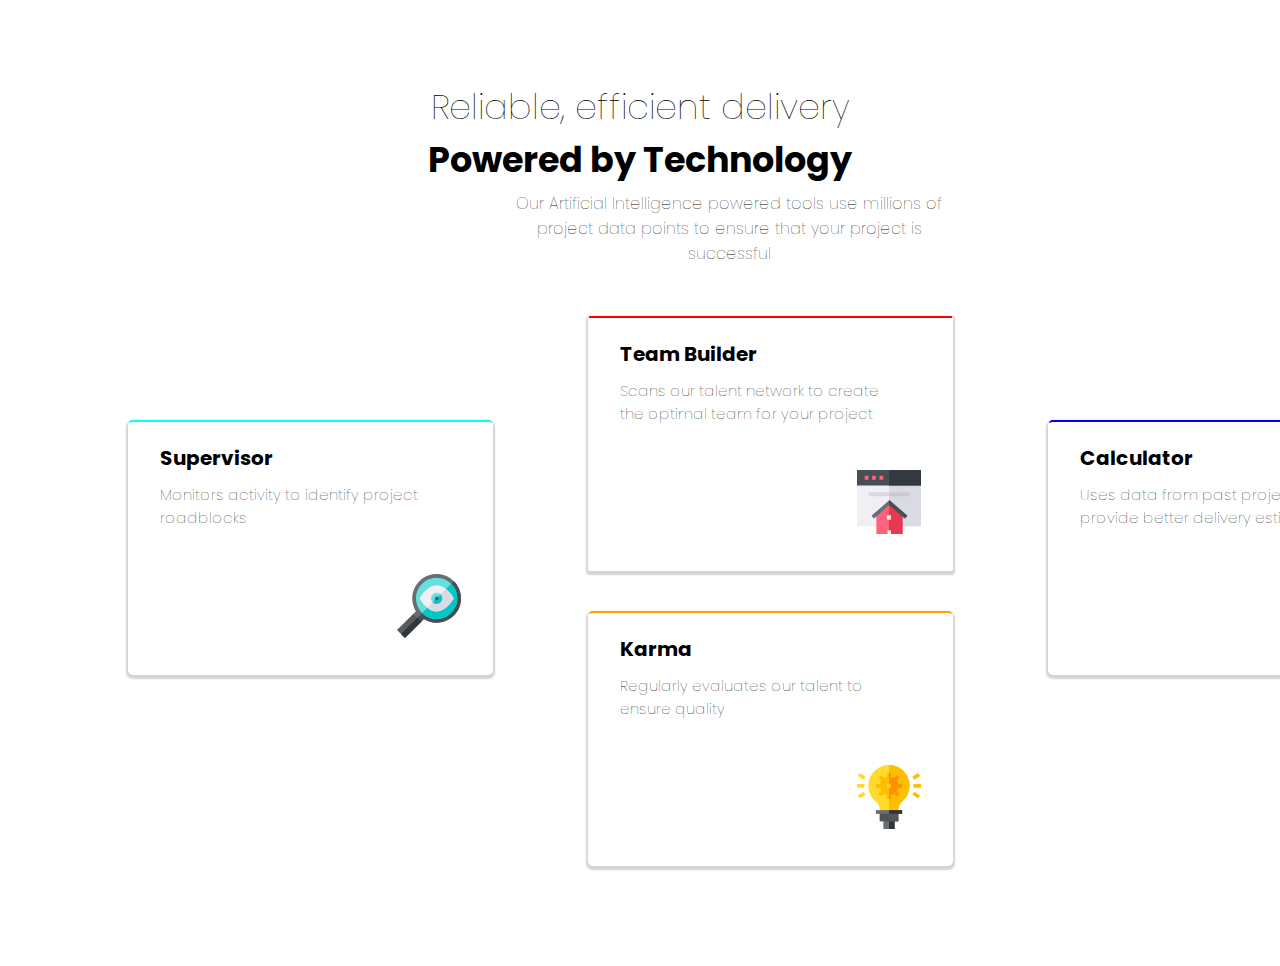
<file: fourcard_FM/index.html>
<!DOCTYPE html>
<html lang="en" dir="ltr">
  <head>
    <meta charset="UTF-8">
    <meta name="viewport" content="width=device-width, initial-scale=1.0">
    <title>Frontend Mentor | Four card feature section</title>

    <link rel="stylesheet" href="style.css">
    <link href="https://fonts.googleapis.com/css2?family=Poppins:wght@200;400;600&display=swap" rel="stylesheet">
    <link rel="icon" type="image/png" sizes="32x32" href="./images/favicon-32x32.png">

  </head>
  <body>
     <p class="w4"> Reliable, efficient delivery </p>
     <p class="w6"> Powered by Technology </p>

    <p class="w2"> Our Artificial Intelligence powered tools use millions of project data
     points to ensure that your project is successful </p>

    <div class="blue">
    <p class="hdr">Supervisor</p>
    <p class="b">Monitors activity to identify project roadblocks</p>
    <img class="icon" src="images/icon-supervisor.svg" alt="not avaliable">
    </div>

    <div class=red>
    <p class="hdr1">Team Builder</p>
    <p class="b">Scans our talent network to create the optimal team for your project</p>
    <img class="icon" src="images/icon-team-builder.svg" alt="not avaliable">
    </div>

    <div class="ylw">
    <p class="hdr2">Karma</p>
    <p class="b">Regularly evaluates our talent to ensure quality</p>
    <img class="icon" src="images/icon-karma.svg" alt="not avaliable">
    </div>

    <div class="ble">
    <p class="hdr3">Calculator</p>
    <p class="b">Uses data from past projects to provide better delivery estimates</p>
    <img class="icon" src="images/icon-calculator.svg" alt="not avaliable">
    </div>

  </body>
</html>
</file>
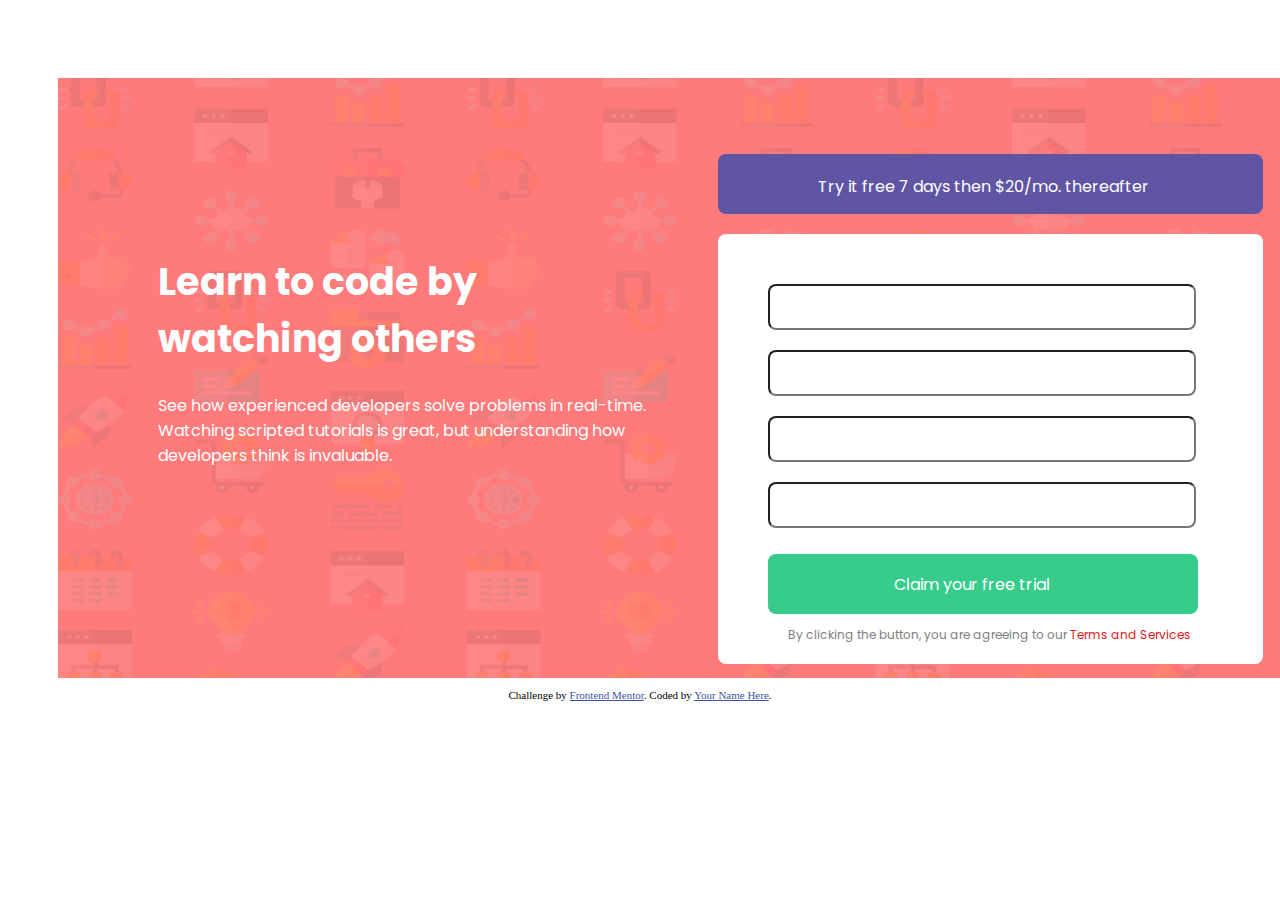
<file: intro-component-with-signup-form-master/index.html>
<!DOCTYPE html>
<html lang="en">
<head>
  <meta charset="UTF-8">
  <meta name="viewport" content="width=device-width, initial-scale=1.0"> <!-- displays site properly based on user's device -->

  <link rel="icon" type="image/png" sizes="32x32" href="./images/favicon-32x32.png">
  <link rel="stylesheet" href="style.css">
  <title>Frontend Mentor | Intro component with sign up form</title>

  <link rel="preconnect" href="https://fonts.gstatic.com">
  <link href="https://fonts.googleapis.com/css2?family=Poppins:ital,wght@0,100;0,200;0,300;0,400;0,500;0,600;0,700;0,800;0,900;1,100;1,200;1,300;1,400;1,500;1,600;1,700;1,800;1,900&display=swap" rel="stylesheet">

  <style>
    .attribution { font-size: 11px; text-align: center; }
    .attribution a { color: hsl(228, 45%, 44%); }
  </style>
</head>
<body>
   <img class="bgimg" src="images/bg-intro-desktop.png">
 <div class="div">
     
      <div class="content">
        <h1>Learn to code by watching others</h1>

        <p>See how experienced developers solve problems in real-time. Watching scripted tutorials is great, 
        but understanding how developers think is invaluable.</p>
      </div> 


      <div class="content2">
        <div class="purple-div"><p>Try it free 7 days then $20/mo. thereafter</p></div>

        <div class="info">
          <input type="text-align" name="First Name">
          <input type="text-align" name="Last Name">
          <input type="text-align" name="Email Address">
          <input type="text-align" name="Password">
          <div class="trial"><p>Claim your free trial </p></div>
          <div class="terms-service"><small>By clicking the button, you are agreeing to our <p class="red">Terms and Services</p></small></div>
        </div>

          </div>
        
 </div>
 
  
  <footer>
    <p class="attribution">
      Challenge by <a href="https://www.frontendmentor.io?ref=challenge" target="_blank">Frontend Mentor</a>. 
      Coded by <a href="#">Your Name Here</a>.
    </p>
  </footer>
</body>
</html>
</file>
<file: fourcard_FM/style.css>
body{
  position:relative;
  height:100%;
}
.w4{
  font-size: 35px;
  font-family: 'Poppins', sans-serif;
  font-weight: lighter;
  margin:80px 0px 0px 0px;
  text-align: center;
}
.w6{
  font-size: 35px;
  font-family: 'Poppins', sans-serif;
  font-weight:bold;
  margin:0px;
  text-align: center;

}
.w2{
  font-size: 20pxpx;
  font-family: 'Poppins', sans-serif;
  font-weight:lighter;
  text-align: center;
  margin-left: 500px;
  width:35%;
  margin-top:5px;
}
.hdr{
  font-family: 'Poppins', sans-serif;
  font-weight: bolder;
  margin-top: 10px;
  margin-left: 20px;
  margin-bottom: 10px;
  font-size: 20px;


}
.hdr1{
  font-family: 'Poppins', sans-serif;
  font-weight: bolder;
  margin-top: 10px;
  margin-left: 20px;
  margin-bottom: 10px;
  font-size: 20px;

}
.hdr2{
  font-family: 'Poppins', sans-serif;
  font-weight: bolder;
  margin-top: 10px;
  margin-left: 20px;
  margin-bottom: 10px;
  font-size: 20px;

}
.hdr3{
  font-family: 'Poppins', sans-serif;
  font-weight: bolder;
  margin-top: 10px;
  margin-left: 20px;
  margin-bottom: 10px;
  font-size: 20px;

}
.b{
  font-family: 'Poppins', sans-serif;
  font-weight:lighter;
  margin-top: 10px;
  margin-left: 20px;
  font-size: 15px;
  width:80%;
}
.red{
  margin-top:50px;
  text-align: left;
  margin-left: 580px;
  height: 230px;
  width:27%;
  background-color: white;
  border: 1px solid;
  padding: 11px;
  border-color:white;
  border-radius: 2px;
  border-top-color: red;
  border-top-width: 2px;

  box-shadow: 0px 2px 2px 2px lightgrey;
  float:center;
}
.ylw{
  margin-top:40px;
  text-align: left;
  margin-left: 580px;
  margin-bottom:100px;
  height: 230px;
  width:27%;
  background-color: white;
  border: 1px solid;
  padding: 11px;
  border-color:white;
  border-radius: 5px;
  border-top-color: Orange;
  border-top-width: 2px;
  box-shadow: 0px 2px 2px 2px lightgrey;
  float: none;
}
.blue{
  position:absolute;
  top:340px;
  left:120px;
  text-align: left;
  height: 230px;
  width:27%;
  background-color: white;
  border: 1px solid;
  padding: 11px;
  border-color:white;
  border-radius: 5px;
  border-top-color: Cyan;
  border-top-width: 2px;
  box-shadow: 0px 2px 2px 2px lightgrey;
  float:left;
}
.ble{
  position:absolute;
  top: 280px;
  left: 1040px;
  margin-right:0px;
  margin-top:60px;
  text-align: left;
  height: 230px;
  width:27%;
  background-color: white;
  border: 1px solid;
  padding: 11px;
  border-color:white;
  border-radius: 5px;
  border-top-color: blue;
  border-top-width: 2px;
  box-shadow: 0px 2px 2px 2px lightgrey;
  float:right;
}
.icon{
  float:right;
  margin:30px 20px 20px auto;
}
</file>
<file: intro-component-with-signup-form-master/style.css>
.bgimg{
	position: absolute;
	width: 1300px;
	height: 600px;
	margin: 70px 50px 70px 50px;
	background-color: hsl(0, 100%, 74%)
}
.div{
	display: inline-flex;
	position: relative;
	top: 70px;
    width: 1300px;
	height: 600px;
	margin: 0px 50px 70px 50px;
}
.content{
	padding: 150px 30px 10px 100px;
	color: white;
	font-family: 'Poppins', sans-serif;
}
.content h1{
	width: 500px;
	font-size: 38px;
	font-weight: 700;
}
.content p{
	width: 500px;
	font-size: 16px;
}
.purple-div{
	background-color: hsl(248, 32%, 49%);
	width: 545px;
     height: 60px;
	border-radius: 0.5rem;
	margin-bottom: 20px;
}
.purple-div p{
	color:white;
	padding: 20px 40px;
	padding-left:100px; 
}
.content2{
    width: 700px;
	padding: 60px 70px 100px 30px;
	margin-left: 0px;
	color: white;
	font-family: 'Poppins', sans-serif;
}
.info{
	width: 545px;
	height: 390px;
	background-color: white;
	border-radius: 0.5rem;
	padding-top: 40px;
}
input{
    margin: 10px auto 10px 50px;
    width: 420px;
    height: 40px;
    border-radius: 0.5rem;
}
.trial{
	background-color: hsl(154, 59%, 51%);
    width: 430px;
    height: 60px;
    border-radius: 0.5rem;
    margin-left: 50px;
}
.trial p{
    padding-top: 18px;
    padding-left: 126px;
	color:white;
	font-family: 'Poppins', sans-serif;
}
.red{
  display: inline-block;
  color: hsl(0deg 80% 49%);
}
small{
	font-size: 12px;
	padding-left: 70px;
    color:grey;
}
</file>
